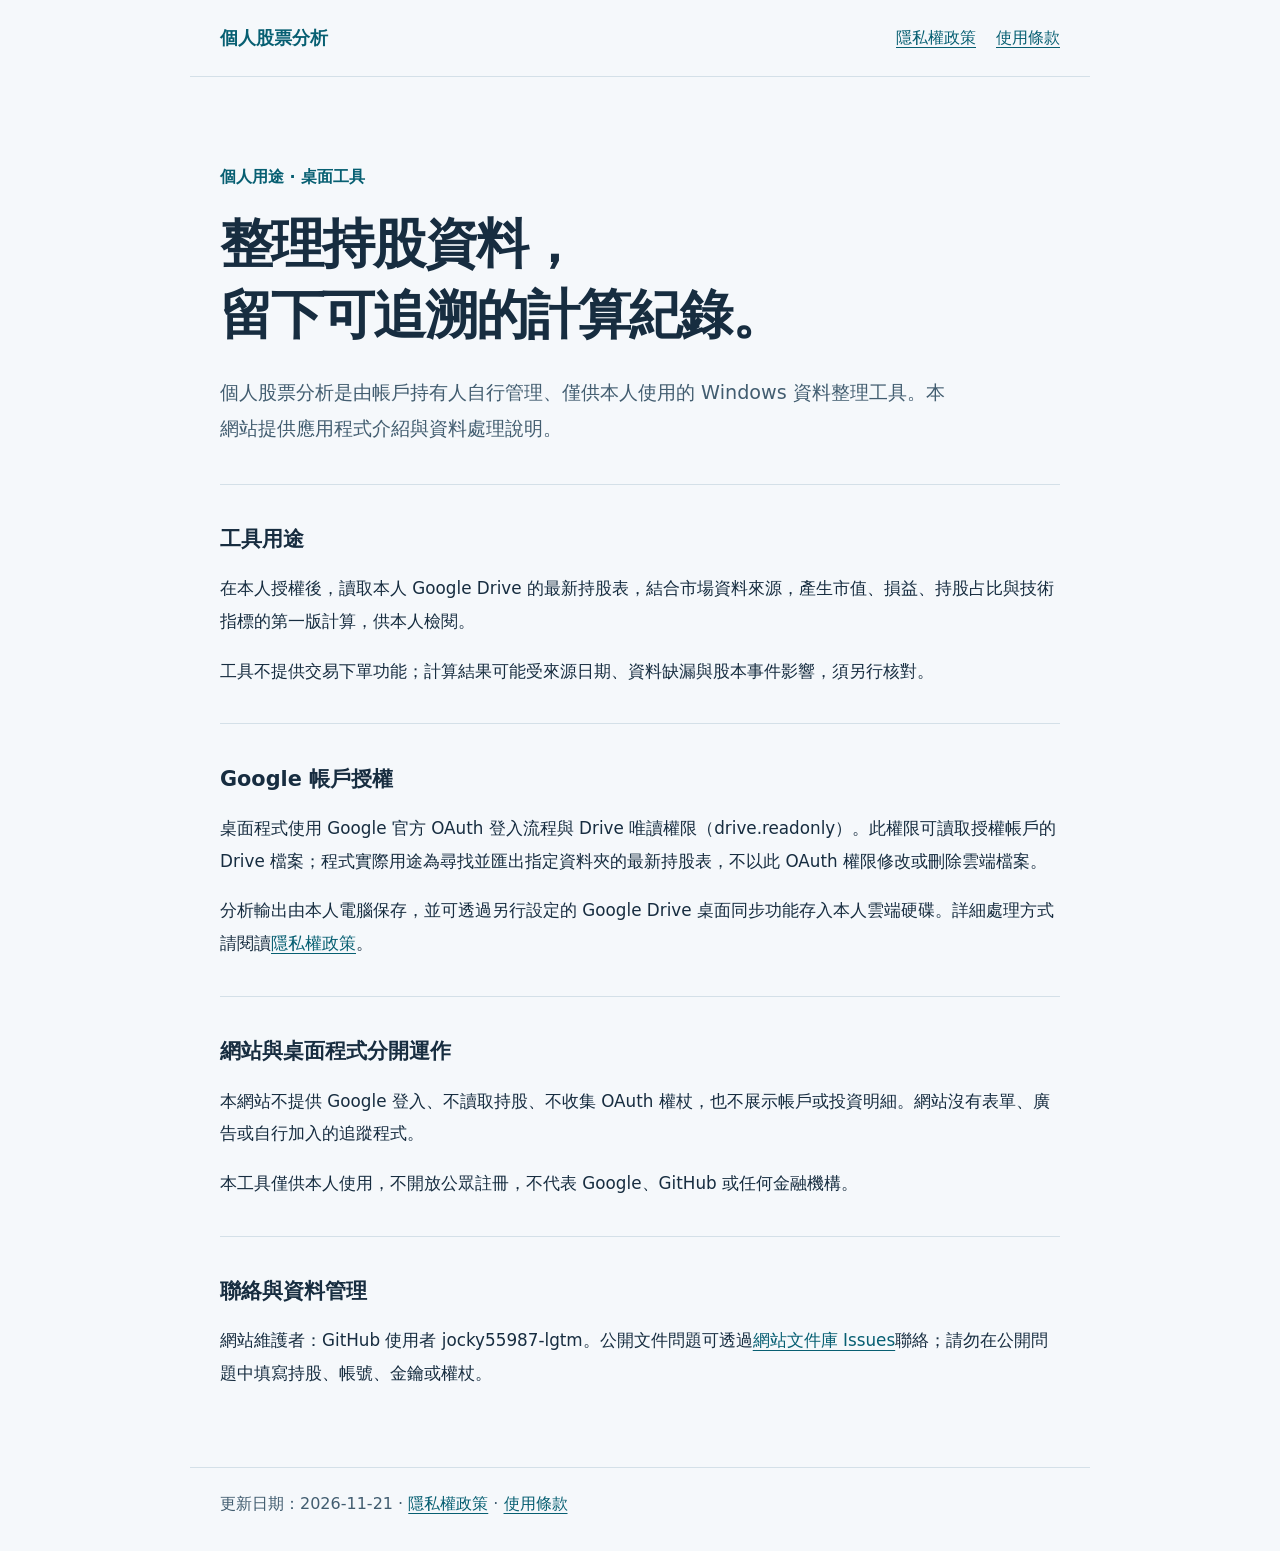
<file: index.html>
<!doctype html>
<html lang="zh-Hant"><head><meta charset="utf-8"><meta name="viewport" content="width=device-width, initial-scale=1"><meta name="description" content="個人股票分析：供本人使用的持股資料整理與分析工具。"><title>個人股票分析</title><link rel="stylesheet" href="style.css"><meta name="google-site-verification" content="GRMDpqOhZdn-jej23uLrFL9rXlc3NjootSwhy7ZP4CY" /></head>
<body><header><a class="brand" href="./">個人股票分析</a><nav aria-label="主要導覽"><a href="privacy.html">隱私權政策</a><a href="terms.html">使用條款</a></nav></header><main><p class="eyebrow">個人用途 · 桌面工具</p><h1>整理持股資料，<br>留下可追溯的計算紀錄。</h1><p class="lead">個人股票分析是由帳戶持有人自行管理、僅供本人使用的 Windows 資料整理工具。本網站提供應用程式介紹與資料處理說明。</p><section><h2>工具用途</h2><p>在本人授權後，讀取本人 Google Drive 的最新持股表，結合市場資料來源，產生市值、損益、持股占比與技術指標的第一版計算，供本人檢閱。</p><p>工具不提供交易下單功能；計算結果可能受來源日期、資料缺漏與股本事件影響，須另行核對。</p></section><section><h2>Google 帳戶授權</h2><p>桌面程式使用 Google 官方 OAuth 登入流程與 Drive 唯讀權限（drive.readonly）。此權限可讀取授權帳戶的 Drive 檔案；程式實際用途為尋找並匯出指定資料夾的最新持股表，不以此 OAuth 權限修改或刪除雲端檔案。</p><p>分析輸出由本人電腦保存，並可透過另行設定的 Google Drive 桌面同步功能存入本人雲端硬碟。詳細處理方式請閱讀<a href="privacy.html">隱私權政策</a>。</p></section><section><h2>網站與桌面程式分開運作</h2><p>本網站不提供 Google 登入、不讀取持股、不收集 OAuth 權杖，也不展示帳戶或投資明細。網站沒有表單、廣告或自行加入的追蹤程式。</p><p>本工具僅供本人使用，不開放公眾註冊，不代表 Google、GitHub 或任何金融機構。</p></section><section><h2>聯絡與資料管理</h2><p>網站維護者：GitHub 使用者 jocky55987-lgtm。公開文件問題可透過<a href="https://github.com/jocky55987-lgtm/jocky55987-lgtm.github.io/issues">網站文件庫 Issues</a>聯絡；請勿在公開問題中填寫持股、帳號、金鑰或權杖。</p></section></main><footer>更新日期：2026-11-21 · <a href="privacy.html">隱私權政策</a> · <a href="terms.html">使用條款</a></footer></body></html>
</file>
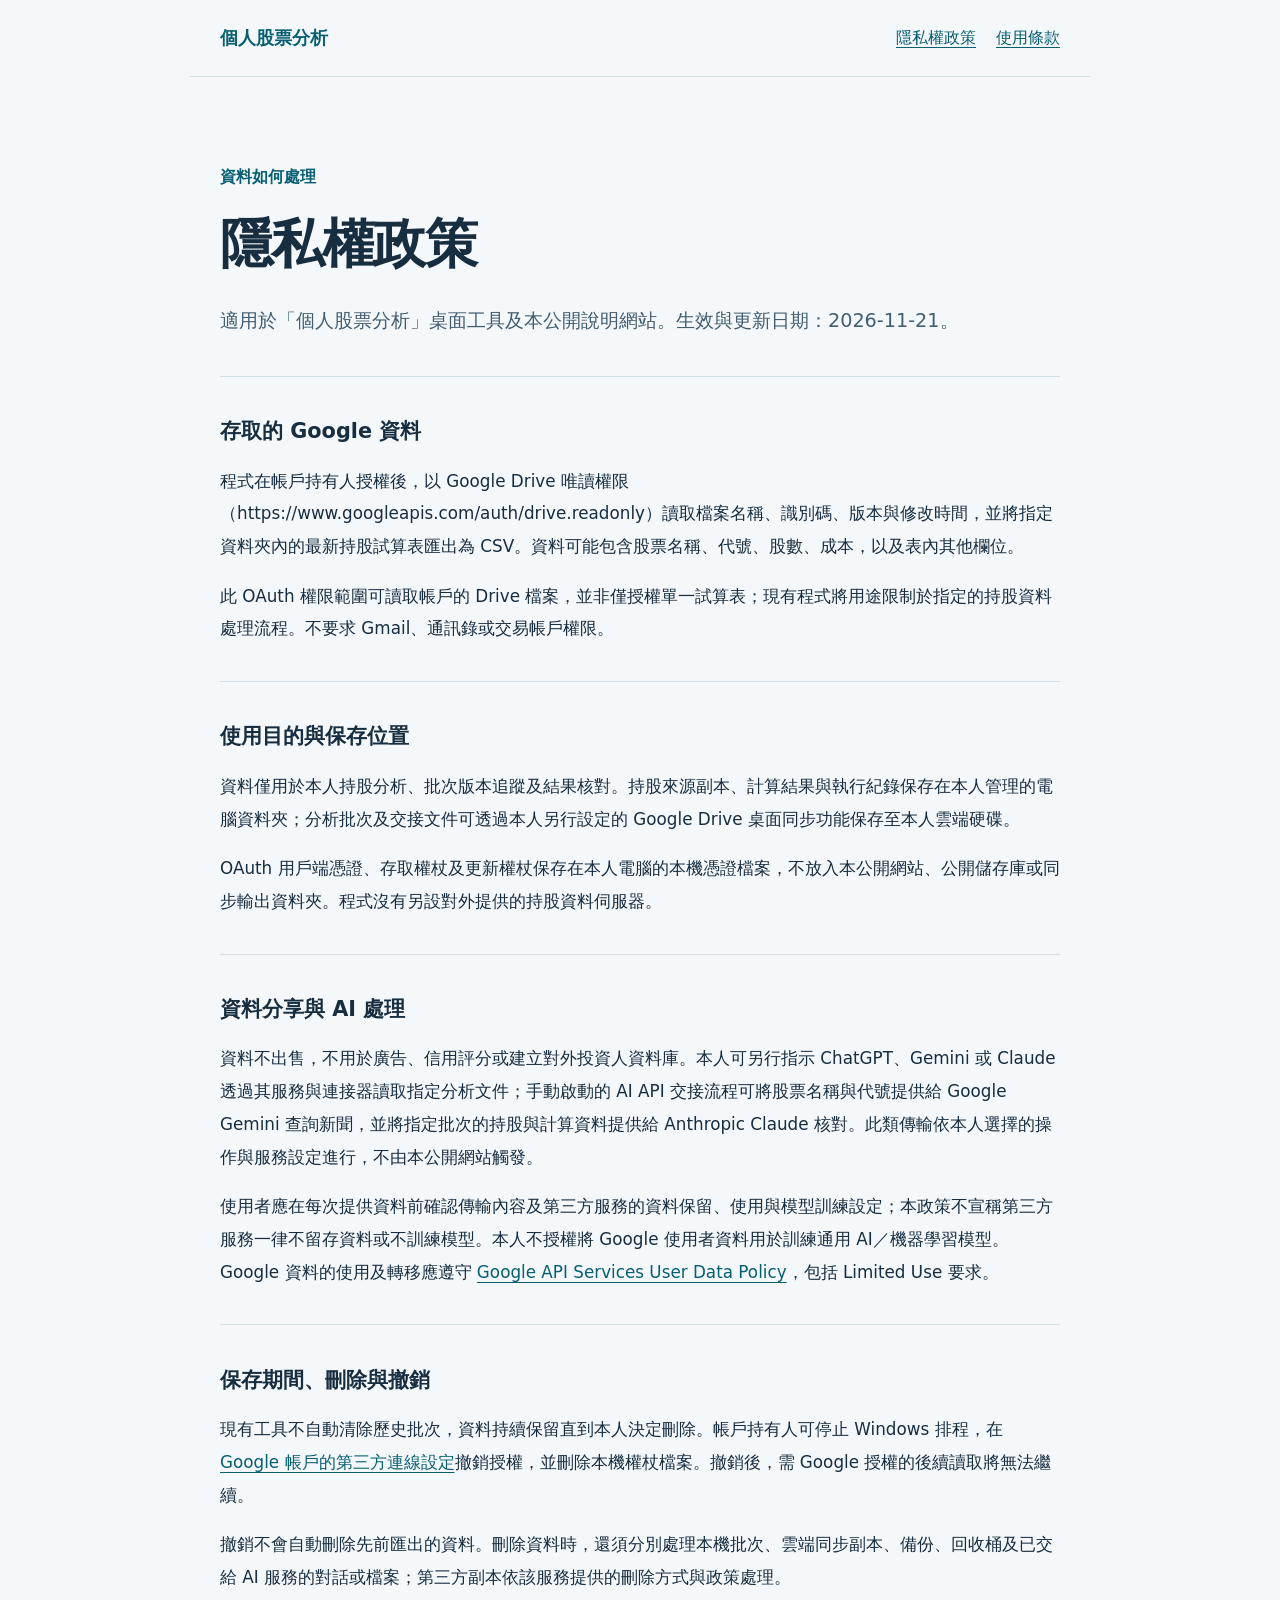
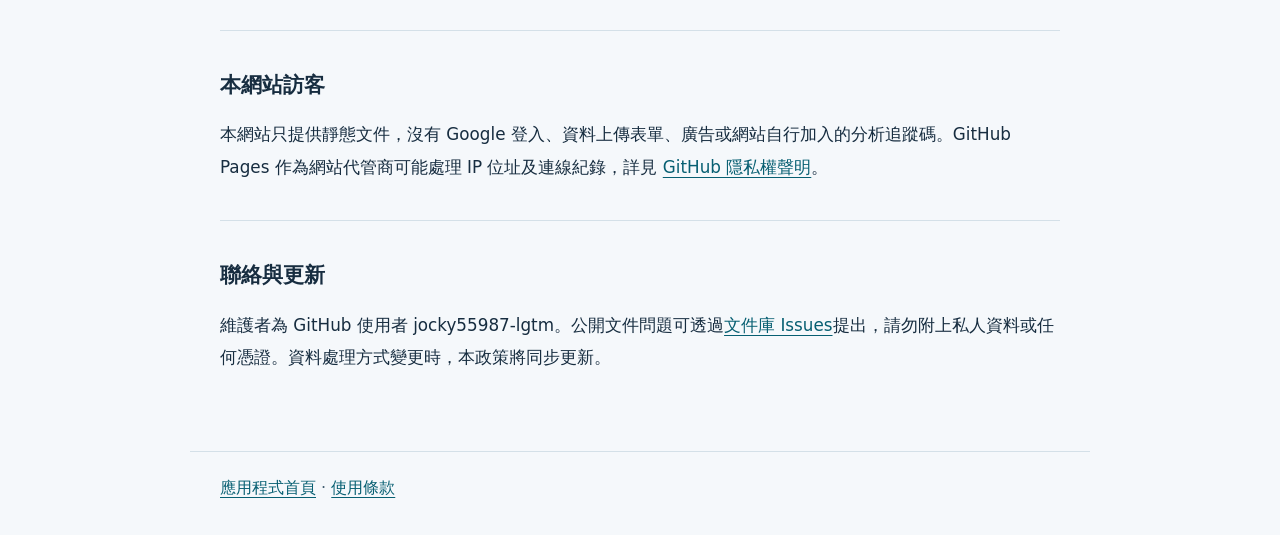
<file: privacy.html>
<!doctype html>
<html lang="zh-Hant"><head><meta charset="utf-8"><meta name="viewport" content="width=device-width, initial-scale=1"><title>隱私權政策｜個人股票分析</title><link rel="stylesheet" href="style.css"></head><body><header><a class="brand" href="./">個人股票分析</a><nav aria-label="主要導覽"><a href="privacy.html" aria-current="page">隱私權政策</a><a href="terms.html">使用條款</a></nav></header><main><p class="eyebrow">資料如何處理</p><h1>隱私權政策</h1><p class="lead">適用於「個人股票分析」桌面工具及本公開說明網站。生效與更新日期：2026-11-21。</p><section><h2>存取的 Google 資料</h2><p>程式在帳戶持有人授權後，以 Google Drive 唯讀權限（https://www.googleapis.com/auth/drive.readonly）讀取檔案名稱、識別碼、版本與修改時間，並將指定資料夾內的最新持股試算表匯出為 CSV。資料可能包含股票名稱、代號、股數、成本，以及表內其他欄位。</p><p>此 OAuth 權限範圍可讀取帳戶的 Drive 檔案，並非僅授權單一試算表；現有程式將用途限制於指定的持股資料處理流程。不要求 Gmail、通訊錄或交易帳戶權限。</p></section><section><h2>使用目的與保存位置</h2><p>資料僅用於本人持股分析、批次版本追蹤及結果核對。持股來源副本、計算結果與執行紀錄保存在本人管理的電腦資料夾；分析批次及交接文件可透過本人另行設定的 Google Drive 桌面同步功能保存至本人雲端硬碟。</p><p>OAuth 用戶端憑證、存取權杖及更新權杖保存在本人電腦的本機憑證檔案，不放入本公開網站、公開儲存庫或同步輸出資料夾。程式沒有另設對外提供的持股資料伺服器。</p></section><section><h2>資料分享與 AI 處理</h2><p>資料不出售，不用於廣告、信用評分或建立對外投資人資料庫。本人可另行指示 ChatGPT、Gemini 或 Claude 透過其服務與連接器讀取指定分析文件；手動啟動的 AI API 交接流程可將股票名稱與代號提供給 Google Gemini 查詢新聞，並將指定批次的持股與計算資料提供給 Anthropic Claude 核對。此類傳輸依本人選擇的操作與服務設定進行，不由本公開網站觸發。</p><p>使用者應在每次提供資料前確認傳輸內容及第三方服務的資料保留、使用與模型訓練設定；本政策不宣稱第三方服務一律不留存資料或不訓練模型。本人不授權將 Google 使用者資料用於訓練通用 AI／機器學習模型。Google 資料的使用及轉移應遵守 <a href="https://developers.google.com/terms/api-services-user-data-policy">Google API Services User Data Policy</a>，包括 Limited Use 要求。</p></section><section><h2>保存期間、刪除與撤銷</h2><p>現有工具不自動清除歷史批次，資料持續保留直到本人決定刪除。帳戶持有人可停止 Windows 排程，在 <a href="https://myaccount.google.com/connections">Google 帳戶的第三方連線設定</a>撤銷授權，並刪除本機權杖檔案。撤銷後，需 Google 授權的後續讀取將無法繼續。</p><p>撤銷不會自動刪除先前匯出的資料。刪除資料時，還須分別處理本機批次、雲端同步副本、備份、回收桶及已交給 AI 服務的對話或檔案；第三方副本依該服務提供的刪除方式與政策處理。</p></section><section><h2>本網站訪客</h2><p>本網站只提供靜態文件，沒有 Google 登入、資料上傳表單、廣告或網站自行加入的分析追蹤碼。GitHub Pages 作為網站代管商可能處理 IP 位址及連線紀錄，詳見 <a href="https://docs.github.com/en/site-policy/privacy-policies/github-privacy-statement">GitHub 隱私權聲明</a>。</p></section><section><h2>聯絡與更新</h2><p>維護者為 GitHub 使用者 jocky55987-lgtm。公開文件問題可透過<a href="https://github.com/jocky55987-lgtm/jocky55987-lgtm.github.io/issues">文件庫 Issues</a>提出，請勿附上私人資料或任何憑證。資料處理方式變更時，本政策將同步更新。</p></section></main><footer><a href="./">應用程式首頁</a> · <a href="terms.html">使用條款</a></footer></body></html>
</file>
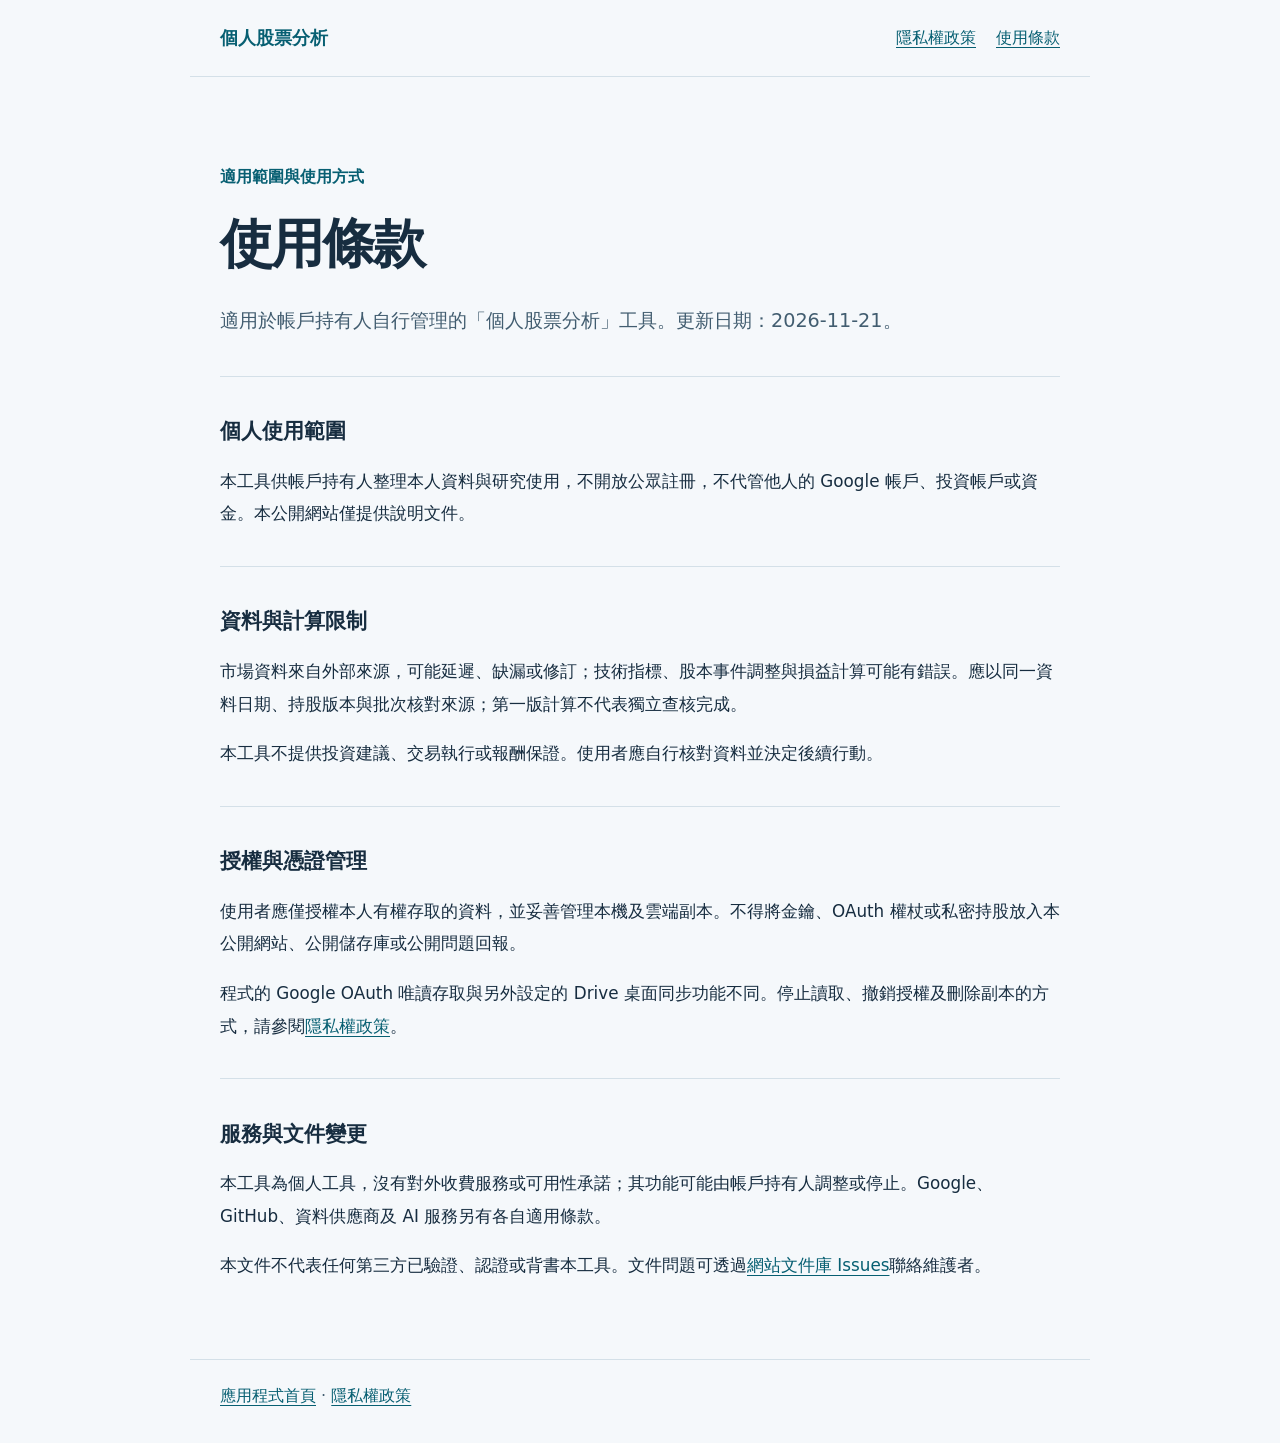
<file: terms.html>
<!doctype html>
<html lang="zh-Hant"><head><meta charset="utf-8"><meta name="viewport" content="width=device-width, initial-scale=1"><title>使用條款｜個人股票分析</title><link rel="stylesheet" href="style.css"></head><body><header><a class="brand" href="./">個人股票分析</a><nav aria-label="主要導覽"><a href="privacy.html">隱私權政策</a><a href="terms.html" aria-current="page">使用條款</a></nav></header><main><p class="eyebrow">適用範圍與使用方式</p><h1>使用條款</h1><p class="lead">適用於帳戶持有人自行管理的「個人股票分析」工具。更新日期：2026-11-21。</p><section><h2>個人使用範圍</h2><p>本工具供帳戶持有人整理本人資料與研究使用，不開放公眾註冊，不代管他人的 Google 帳戶、投資帳戶或資金。本公開網站僅提供說明文件。</p></section><section><h2>資料與計算限制</h2><p>市場資料來自外部來源，可能延遲、缺漏或修訂；技術指標、股本事件調整與損益計算可能有錯誤。應以同一資料日期、持股版本與批次核對來源；第一版計算不代表獨立查核完成。</p><p>本工具不提供投資建議、交易執行或報酬保證。使用者應自行核對資料並決定後續行動。</p></section><section><h2>授權與憑證管理</h2><p>使用者應僅授權本人有權存取的資料，並妥善管理本機及雲端副本。不得將金鑰、OAuth 權杖或私密持股放入本公開網站、公開儲存庫或公開問題回報。</p><p>程式的 Google OAuth 唯讀存取與另外設定的 Drive 桌面同步功能不同。停止讀取、撤銷授權及刪除副本的方式，請參閱<a href="privacy.html">隱私權政策</a>。</p></section><section><h2>服務與文件變更</h2><p>本工具為個人工具，沒有對外收費服務或可用性承諾；其功能可能由帳戶持有人調整或停止。Google、GitHub、資料供應商及 AI 服務另有各自適用條款。</p><p>本文件不代表任何第三方已驗證、認證或背書本工具。文件問題可透過<a href="https://github.com/jocky55987-lgtm/jocky55987-lgtm.github.io/issues">網站文件庫 Issues</a>聯絡維護者。</p></section></main><footer><a href="./">應用程式首頁</a> · <a href="privacy.html">隱私權政策</a></footer></body></html>
</file>
<file: style.css>
:root{color-scheme:light;font-family:system-ui,-apple-system,"Microsoft JhengHei",sans-serif;color:#172d40;background:#f5f8fb}*{box-sizing:border-box}body{margin:0}header,main,footer{max-width:900px;margin:auto;padding:26px 30px}header{display:flex;justify-content:space-between;align-items:center;border-bottom:1px solid #d4e0e8;gap:20px}a{color:#075f72;text-underline-offset:4px}a:hover{color:#003e4c}.brand{font-weight:750;text-decoration:none;font-size:1.1rem}nav{display:flex;gap:20px;font-size:1rem}main{padding-top:68px;padding-bottom:60px}h1{font-size:clamp(2rem,5vw,3.3rem);line-height:1.35;letter-spacing:-.035em;margin:14px 0 24px}h2{font-size:1.3rem;line-height:1.5}.lead{font-size:1.2rem;color:#425d70;line-height:1.9;max-width:740px}.eyebrow{color:#075f72;font-weight:650;font-size:1rem}section{margin-top:36px;padding-top:22px;border-top:1px solid #d4e0e8}p{font-size:1.05rem;line-height:1.95;overflow-wrap:anywhere}footer{border-top:1px solid #d4e0e8;color:#425d70;font-size:1rem;padding-bottom:36px}a:focus-visible{outline:3px solid #1d869d;outline-offset:5px}@media(max-width:560px){header{align-items:flex-start;flex-direction:column}header,main,footer{padding-left:22px;padding-right:22px}main{padding-top:38px}nav{flex-wrap:wrap}}
</file>
